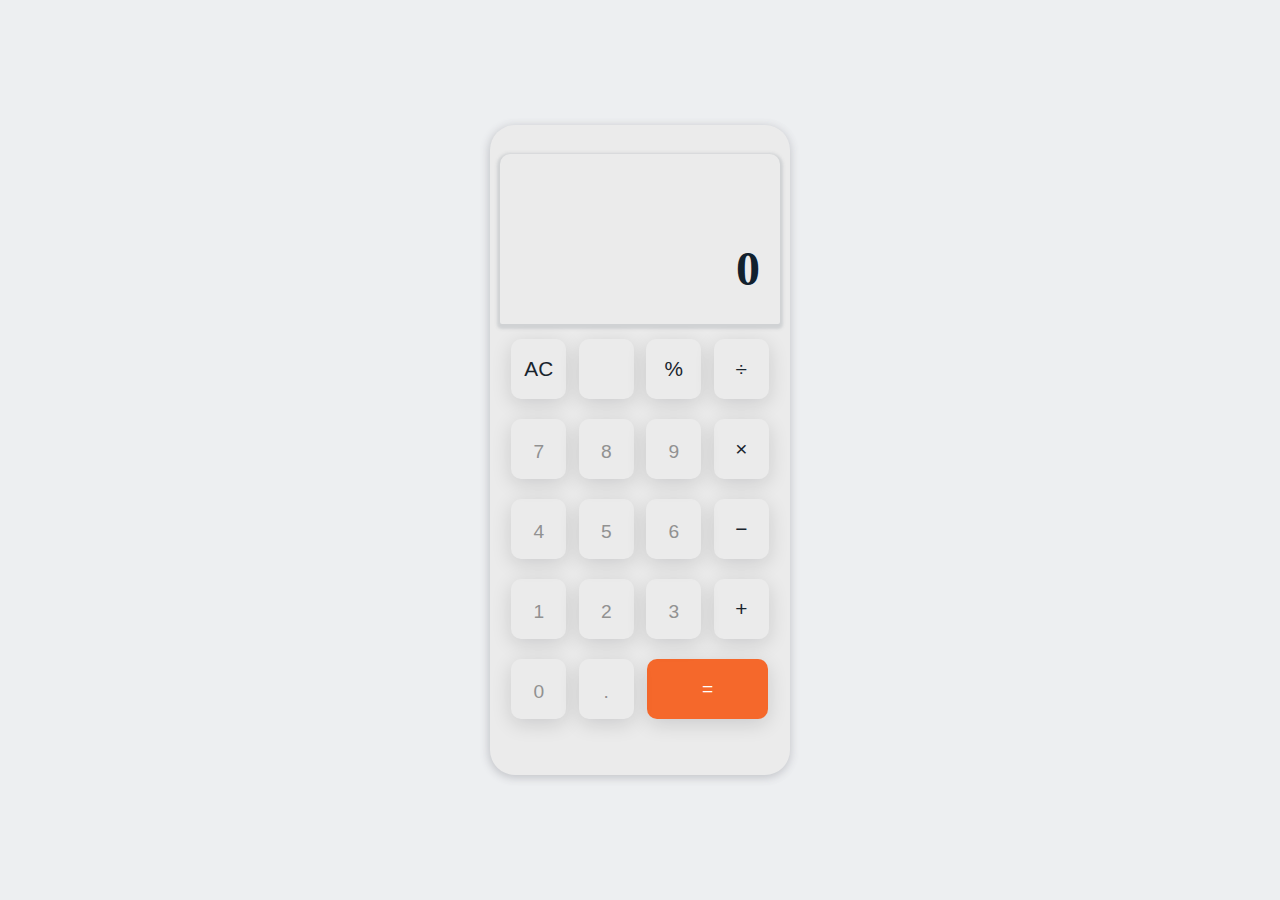
<file: index.html>
<!DOCTYPE html>
<html lang="en">
<head>
    <meta charset="UTF-8">
    <meta name="viewport" content="width=device-width, initial-scale=1.0">
    <title>Functional Calculator</title>
    <link rel="stylesheet" href="calculator.css">
    <link rel="stylesheet" href="https://cdnjs.cloudflare.com/ajax/libs/font-awesome/6.7.1/css/all.min.css" integrity="sha512-5Hs3dF2AEPkpNAR7UiOHba+lRSJNeM2ECkwxUIxC1Q/FLycGTbNapWXB4tP889k5T5Ju8fs4b1P5z/iB4nMfSQ==" crossorigin="anonymous" referrerpolicy="no-referrer" />
<link rel="icon" href="logo.png">
</head>
<body>
    <main>
        <section class="calc-container">
            <div class="calc-screen">
                <div id="rcontainer" class="result-container">
                    <div id="aggregate" class="result-aggregate"></div>
                    <div  id="result" class="result-div" >0</div>
                </div>
            </div>

            <div class="buttons-container">
                <button type="button" id="clr" class="clear btn orange">AC</button>
                <button type="button" id="del" class="btn orange"><i class="fa-solid fa-delete-left fa-lg"></i></button>
                <button type="button" id="percnt"  data-action="percent" class="percent btn orange">&percnt;</button>
                <button type="button" id="div" data-name="operator"  data-action="divide" class="operator btn orange">&div;</button>
                <button type="button" id="times" data-name="operator" data-action="multiply" class="operator btn orange">&times;</button>
                <button type="button" id="minus" data-name="operator" data-action="subtract" class="operator btn orange">&minus;</button>
                <button type="button" id="add" data-name="operator"  data-action="add" class="operator btn orange">&plus;</button>
                <button type="button" id="equals" data-action="calculate" class="equalsto btn">=</button>
                <button type="button" id="one" class=" btn numDigit">1</button>
                <button type="button" id="two" class=" btn numDigit">2</button>
                <button type="button" id="three" class=" btn numDigit">3</button>
                <button type="button" id="four" class=" btn numDigit">4</button>
                <button type="button" id="five" class=" btn numDigit">5</button>
                <button type="button" id="six" class=" btn numDigit">6</button>
                <button type="button" id="seven" class=" btn numDigit">7</button>
                <button type="button" id="eight" class=" btn numDigit">8</button>
                <button type="button" id="nine" class=" btn numDigit">9</button>
                <button type="button" id="zero" class=" btn numDigit">0</button>
                <button type="button" id="dot" class="btn" >.</button>
            </div>
        </section>
    </main>
    <script src="calculator.js"></script>
</body>
</html>
</file>
<file: calculator.css>
* {
    margin: 0;
    padding: 0;
    box-sizing: border-box;
}

body {
    background: #243441;
    font-weight: 700;
}

main {
    display: flex;
    justify-content: center;
    align-items: center;
    height: 100vh;
}

.calc-container {
    background-color: #243441;
    box-shadow: -1px 2px 10px #3d1504ad, 1px 2px 10px #63371566;
    height: 100vh;
    padding: 10px;
    width: min(100vw, 420px);
}

.buttons-container {
    background-color: #243441;
    display: grid;
    grid-template-areas: 
    "ac del percent divide"
        "n7 n8 n9 time"
        "n4 n5 n6 minus"
        "n1 n2 n3 ad"
        "n0 do eq eq" ;
    grid-template-columns: repeat(4, 1fr);
    grid-template-rows: repeat(5, 1fr);
    height: 65%;
    margin-top: 10px;
    padding: 5px;
    width: 100%;
}

.clear {
    grid-area: ac;
}

.delete {
    grid-area: del;
}

.percent {
    grid-area: percent;
}

.divide {
    grid-area: divide;
}

.multiply {
    grid-area: time;
}

.plus {
    grid-area: ad;
}

.minus {
    grid-area: minus;
}

.equalsto {
    grid-area: eq;
}

#one {
    grid-area: n1;
}

#two {
    grid-area: n2;
}

#three {
    grid-area: n3;
}

#four {
    grid-area: n4;
}

#five {
    grid-area: n5;
}

#six {
    grid-area: n6;
}

#seven {
    grid-area: n7;
}

#eight {
    grid-area: n8;
}

#nine {
    grid-area: n9;
}

#zero {
    grid-area: n0;
}

#dot {
    grid-area: do;
}

.calc-screen {
    background-color: #243441;
    color: #fdfefd;
    display: flex;
    flex-flow: column nowrap;
    gap: 20px;
    height: 30%;
    justify-content: end;
    width: 100%;

}

.result-div {
    font-size: 5rem;
    overflow-x: auto;
    overflow-x: auto;
    scrollbar-width: none;
    text-align: right;
    white-space: nowrap;
}

.result-aggregate {
    color: #aeabaa;
    font-size: 22px;
    height: 30px;
    margin-top: 10px;
    overflow-x: auto;
    padding: 2px;
    scrollbar-width: none;
    text-align: right;
    white-space: nowrap;
}

.btn {
    background-color: #243441;
    border-radius: 10px;
    border: none;
    box-shadow: 0 5px 20px #05090e83;
    color: #faf9f9;
    font-size: 1.2rem;
    height: min(80px, 90%);
    justify-self: center;
    text-align: center;
    transition: background-color 0.1ms;
    width: min(70px, 80%);
}

.numDigit, #dot {
    padding: 25px;
}

.equalsto {
    background-color: #ed802e;
    color: white;
    width: 90%;
}

.result-container {
    border-radius: 10px 10px 2px 2px;
    display: flex;
    flex-flow: column nowrap;
    font-size: 3.8rem;
    height: 90%;
    justify-content: space-evenly;
    padding: 10px 20px 10px 5px;
    text-align: right;
}

 .numDigit:active, .btn:active, #dot:active{
    opacity: 0.8;
    background-color: #ff0808ab;
    transform: scale(115%);
    color: #ebebeb;
} 

.orange {
    color:#ff8e37;
    font-size: 1.3rem;
}

/* Media-queries */

@media  (min-width: 450px) {
    body {
        background: #f5a66b;
    }
     
    .calc-container {
        border-radius: 25px;
        height: 90vh;
        margin: max(auto,5vh) auto;
        width: 300px;
        max-width: 420px;
        max-height: 650px;
    }

     .numDigit,
    .btn {
        width: 55px;
        height: 60px;
    } 

    .numDigit, #dot{
        padding: 22px;
    }

    .equalsto {
        width: 90%;
    }

    .result-aggregate {
        font-size: 20px;
    }

    .result-div {
        font-size: 3rem;
    }

    .result-container {
        box-shadow: 0px 2px 3px 3px #0e1c27a5;
    }
}


@media (prefers-color-scheme: light) {
    body {
        background-color: #e9eceed2;
    }

    .calc-container,
    .buttons-container {
        background-color: #ebebeb;
    }

    .calc-container {
        box-shadow: -1px 2px 10px #c5c7cb, 1px 2px 10px #dddee2;
    }

    .calc-screen {
        background-color: #ebebeb;
        color: #11212e;
    }

    .result-container {
        box-shadow: 0px 2px 3px 3px #c9ccced2;
    }
    
    .btn,
    .numDigit{
        background-color: #ebebeb;
        box-shadow: 0 5px 20px #05090e23;
    }

    .numDigit, 
    #dot,
    .result-aggregate {
        color: #919191;
    }

    .orange {
        color: #19242d;
    }

    .equalsto {
        background-color: #f5682b;
    }
    
}
</file>
